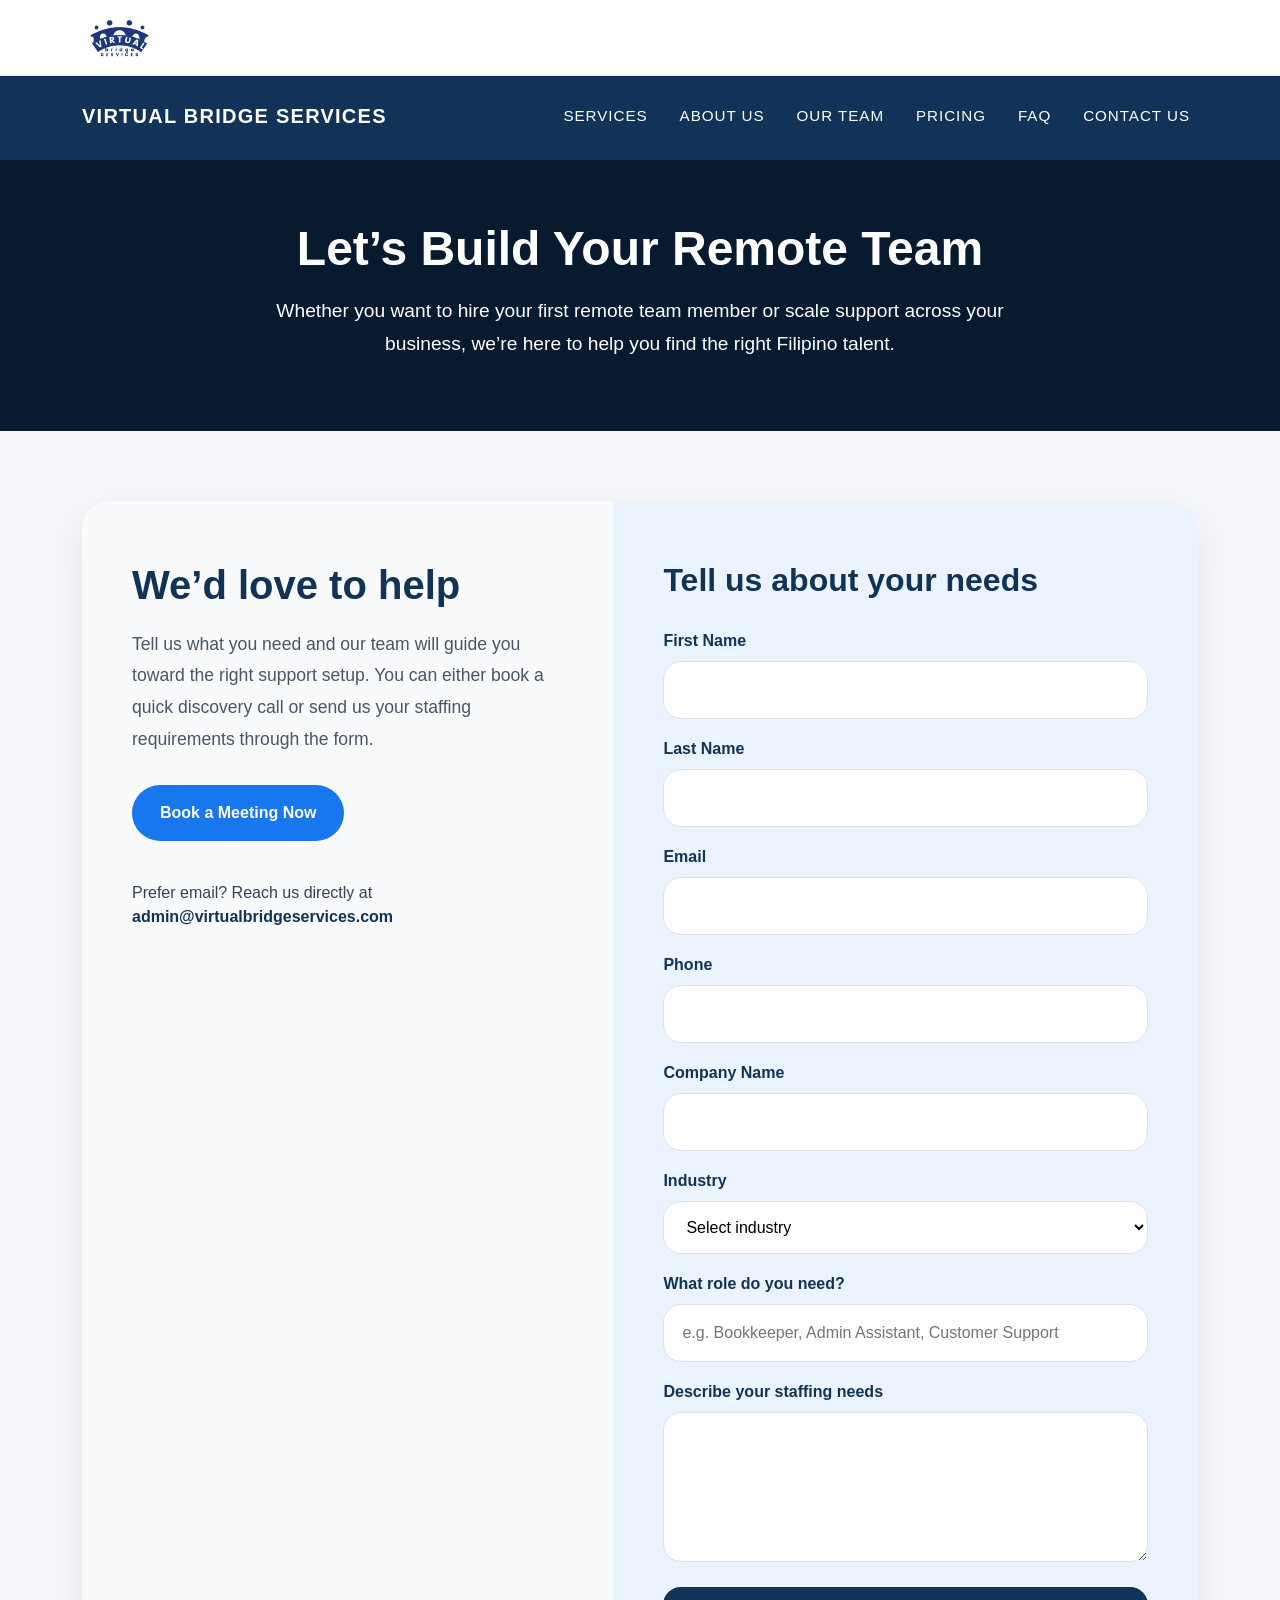
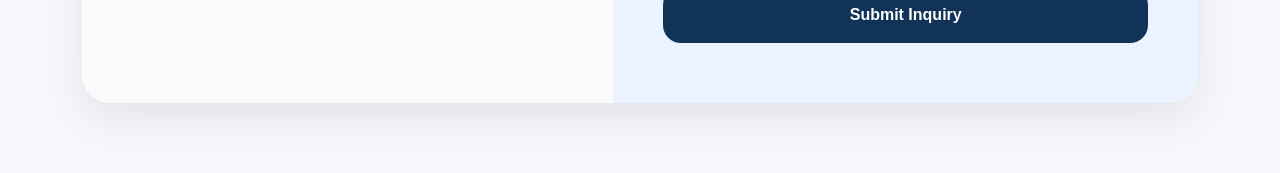
<file: contact.html>
<!DOCTYPE html>
<html lang="en">
<head>
    <meta charset="utf-8" />
    <title>Contact Us - Virtual Bridge Services</title>
    <meta name="viewport" content="width=device-width, initial-scale=1" />
    <link href="css/styles.css" rel="stylesheet" />
    <style>
        body {
            background: #f5f7fb;
        }

        .contact-hero {
            padding: 220px 0 70px;
            background: #071a2f;
            color: white;
            text-align: center;
        }
        #mainNav {
    background-color: rgb(18, 51, 88) !important;
}

        .contact-hero h1 {
            font-size: 3rem;
            font-weight: 700;
            margin-bottom: 1rem;
        }

        .contact-hero p {
            font-size: 1.2rem;
            max-width: 760px;
            margin: 0 auto;
        }

        .contact-section {
            padding: 70px 0;
        }

        .contact-wrapper {
            max-width: 1200px;
            margin: 0 auto;
            background: white;
            border-radius: 28px;
            overflow: hidden;
            box-shadow: 0 15px 40px rgba(0, 0, 0, 0.08);
        }

        .contact-grid {
            display: grid;
            grid-template-columns: 1fr 1.1fr;
        }

        .contact-left {
            background: #f8fafc;
            padding: 60px 50px;
        }

        .contact-left h2 {
            font-size: 2.5rem;
            color: #123358;
            margin-bottom: 20px;
        }

        .contact-left p {
            font-size: 1.1rem;
            line-height: 1.8;
            color: #4b5563;
            margin-bottom: 30px;
        }

        .contact-btn {
            display: inline-block;
            background: #1677ee;
            color: white;
            text-decoration: none;
            font-weight: 700;
            padding: 16px 28px;
            border-radius: 999px;
            margin-bottom: 25px;
        }

        .contact-btn:hover {
            color: white;
            background: #0f63c7;
        }

        .contact-note {
            font-size: 1rem;
            color: #374151;
            margin-top: 15px;
        }

        .contact-email {
            font-weight: 700;
            color: #123358;
        }

        .contact-right {
            background: #eaf3ff;
            padding: 60px 50px;
        }

        .contact-right h3 {
            font-size: 2rem;
            color: #123358;
            margin-bottom: 30px;
        }

        .form-group {
            margin-bottom: 18px;
        }

        .form-group label {
            display: block;
            margin-bottom: 8px;
            font-weight: 600;
            color: #123358;
        }

        .form-control-custom,
        .form-select-custom,
        .form-textarea-custom {
            width: 100%;
            border: 1px solid #d8e2f0;
            border-radius: 18px;
            padding: 16px 18px;
            font-size: 1rem;
            background: white;
            outline: none;
        }

        .form-textarea-custom {
            min-height: 150px;
            resize: vertical;
        }

        .submit-btn {
            width: 100%;
            border: none;
            border-radius: 18px;
            padding: 16px;
            background: #123358;
            color: white;
            font-weight: 700;
            font-size: 1rem;
        }

        .submit-btn:hover {
            background: #0d2742;
        }

        .success-message {
            display: none;
            background: #e8f7ec;
            color: #1f7a3d;
            padding: 14px 16px;
            border-radius: 12px;
            margin-bottom: 20px;
            font-weight: 600;
        }

        @media (max-width: 991px) {
            .contact-grid {
                grid-template-columns: 1fr;
            }

            .contact-left,
            .contact-right {
                padding: 40px 25px;
            }

            .contact-hero h1 {
                font-size: 2.2rem;
            }

            .contact-left h2,
            .contact-right h3 {
                font-size: 2rem;
            }
        }
    </style>
</head>

<body>
<!-- Top Brand Bar -->
<div class="top-brand-bar" id="topBrandBar">
    <div class="container">
        <a class="top-brand-logo" href="index.html">
            <img src="assets/img/logos/VBS_logo.png" alt="Virtual Bridge Services Logo">
        </a>
    </div>
</div>

<nav class="navbar navbar-expand-lg navbar-dark fixed-top" id="mainNav">
    <div class="container">
        <a class="navbar-brand nav-brand-text" href="index.html">Virtual Bridge Services</a>
        <button class="navbar-toggler" type="button" data-bs-toggle="collapse" data-bs-target="#navbarResponsive" aria-controls="navbarResponsive" aria-expanded="false" aria-label="Toggle navigation">
            Menu
            <i class="fas fa-bars ms-1"></i>
        </button>
        <div class="collapse navbar-collapse" id="navbarResponsive">
            <ul class="navbar-nav text-uppercase ms-auto py-4 py-lg-0">
                <li class="nav-item"><a class="nav-link" href="index.html#services">Services</a></li>
                <li class="nav-item"><a class="nav-link" href="index.html#about">About Us</a></li>
                <li class="nav-item"><a class="nav-link" href="index.html#team">Our Team</a></li>
                <li class="nav-item"><a class="nav-link" href="pricing.html">Pricing</a></li>
                <li class="nav-item"><a class="nav-link" href="index.html#faq">FAQ</a></li>
                <li class="nav-item"><a class="nav-link" href="contact.html">Contact Us</a></li>
            </ul>
        </div>
    </div>
</nav>

    <header class="contact-hero">
        <div class="container">
            <h1>Let’s Build Your Remote Team</h1>
            <p>
                Whether you want to hire your first remote team member or scale support across your business,
                we’re here to help you find the right Filipino talent.
            </p>
        </div>
    </header>

    <section class="contact-section">
        <div class="container">
            <div class="contact-wrapper">
                <div class="contact-grid">
                    <div class="contact-left">
                        <h2>We’d love to help</h2>
                        <p>
                            Tell us what you need and our team will guide you toward the right support setup.
                            You can either book a quick discovery call or send us your staffing requirements through the form.
                        </p>

                        <a class="contact-btn" href="https://calendly.com/admin-virtualbridgeservices/filipino-va-client-inquiry" target="_blank">
                            Book a Meeting Now
                        </a>

                        <div class="contact-note">
                            Prefer email? Reach us directly at
                            <div class="contact-email">admin@virtualbridgeservices.com</div>
                        </div>
                    </div>

                    <div class="contact-right">
                        <h3>Tell us about your needs</h3>

                        <p id="successMessage" class="success-message">
                            Your inquiry has been sent. We’ll get back to you shortly.
                        </p>

                        <form action="https://api.web3forms.com/submit" method="POST">
                            <input type="hidden" name="access_key" value="60e3543e-1274-4a1d-8fa4-84ae679d3f3d">
                            <input type="hidden" name="redirect" value="https://virtualbridgeservices.com/contact.html?success=true">

                            <div class="form-group">
                                <label for="first_name">First Name</label>
                                <input id="first_name" class="form-control-custom" type="text" name="first_name" required>
                            </div>

                            <div class="form-group">
                                <label for="last_name">Last Name</label>
                                <input id="last_name" class="form-control-custom" type="text" name="last_name" required>
                            </div>

                            <div class="form-group">
                                <label for="email">Email</label>
                                <input id="email" class="form-control-custom" type="email" name="email" required>
                            </div>

                            <div class="form-group">
                                <label for="phone">Phone</label>
                                <input id="phone" class="form-control-custom" type="text" name="phone">
                            </div>

                            <div class="form-group">
                                <label for="company">Company Name</label>
                                <input id="company" class="form-control-custom" type="text" name="company">
                            </div>

                            <div class="form-group">
                                <label for="industry">Industry</label>
                                <select id="industry" class="form-select-custom" name="industry">
                                    <option value="">Select industry</option>
                                    <option>Accounting / Finance</option>
                                    <option>Real Estate</option>
                                    <option>E-commerce</option>
                                    <option>Marketing / Agency</option>
                                    <option>Healthcare</option>
                                    <option>Technology</option>
                                    <option>Other</option>
                                </select>
                            </div>

                            <div class="form-group">
                                <label for="role_needed">What role do you need?</label>
                                <input id="role_needed" class="form-control-custom" type="text" name="role_needed" placeholder="e.g. Bookkeeper, Admin Assistant, Customer Support">
                            </div>

                            <div class="form-group">
                                <label for="message">Describe your staffing needs</label>
                                <textarea id="message" class="form-textarea-custom" name="message" required></textarea>
                            </div>

                            <button type="submit" class="submit-btn">Submit Inquiry</button>
                        </form>
                    </div>
                </div>
            </div>
        </div>
    </section>

    <script>
        const params = new URLSearchParams(window.location.search);
        if (params.get("success") === "true") {
            document.getElementById("successMessage").style.display = "block";
        }
    </script>
<script>
let lastScrollTop = 0;
const topBar = document.querySelector('.top-brand-bar');
const mainNav = document.querySelector('#mainNav');

window.addEventListener("scroll", function () {
    let scrollTop = window.pageYOffset || document.documentElement.scrollTop;

    if (scrollTop > lastScrollTop && scrollTop > 100) {
        topBar.style.transform = "translateY(-100%)";
        mainNav.classList.add("nav-up");
    } else {
        topBar.style.transform = "translateY(0)";
        mainNav.classList.remove("nav-up");
    }

    lastScrollTop = scrollTop <= 0 ? 0 : scrollTop;
});
</script>
</body>
</html>
</file>
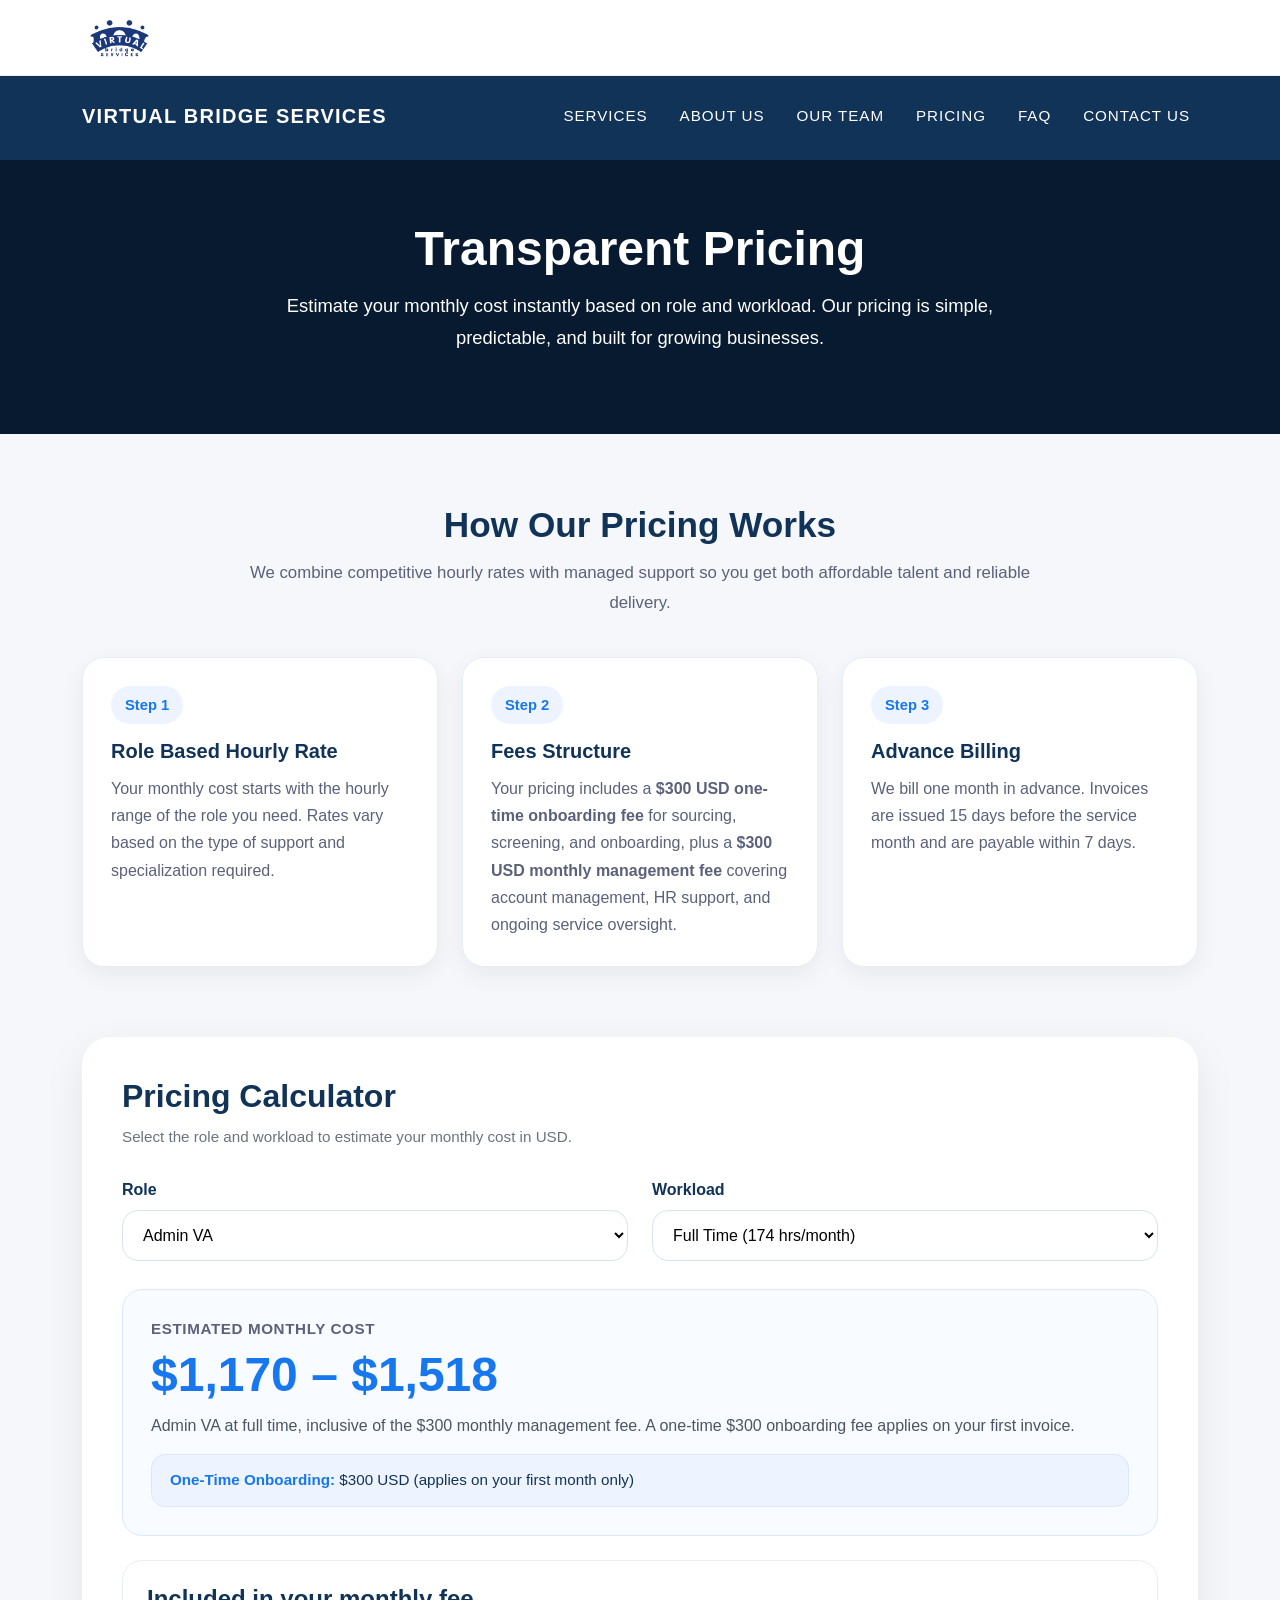
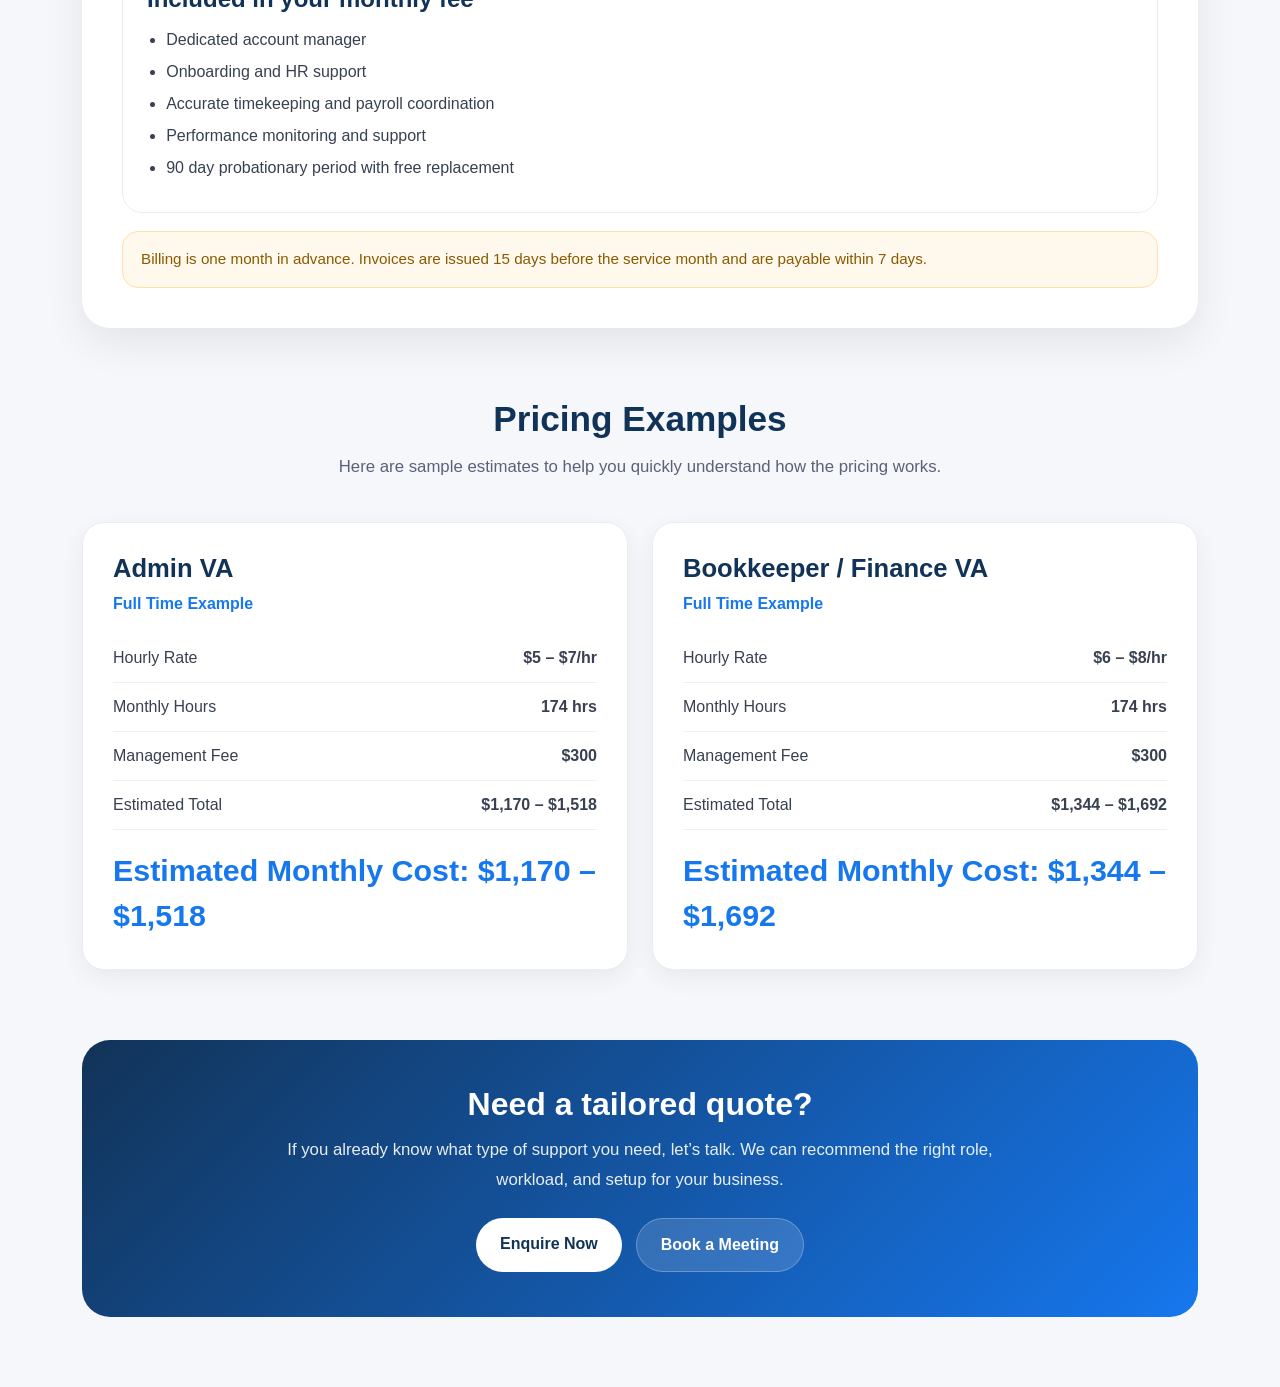
<file: pricing.html>
<!DOCTYPE html>
<html lang="en">
<head>
    <meta charset="utf-8" />
    <title>Pricing - Virtual Bridge Services</title>
    <meta name="viewport" content="width=device-width, initial-scale=1" />
    <link href="css/styles.css" rel="stylesheet" />

    <style>
        body {
            background: #f5f7fb;
            color: #123358;
        }

        .hero {
            padding: 220px 0 80px;
            background: #071a2f;
            color: white;
            text-align: center;
        }
#mainNav {
    background-color: #123358 !important;
}
        .hero h1 {
            font-size: 3rem;
            font-weight: 800;
            margin-bottom: 12px;
        }

        .hero p {
            font-size: 1.15rem;
            max-width: 760px;
            margin: 0 auto;
        }

        .section {
            padding: 70px 0;
        }

        .section-title {
            font-size: 2.2rem;
            font-weight: 800;
            text-align: center;
            margin-bottom: 12px;
            color: #123358;
        }

        .section-subtitle {
            text-align: center;
            color: #5b617a;
            max-width: 800px;
            margin: 0 auto 40px;
            font-size: 1.05rem;
        }

        .card-box {
            background: white;
            border-radius: 24px;
            padding: 35px;
            box-shadow: 0 10px 30px rgba(0,0,0,0.08);
        }

        .info-card {
            background: white;
            border-radius: 22px;
            padding: 28px;
            height: 100%;
            box-shadow: 0 8px 24px rgba(0,0,0,0.06);
            border: 1px solid #e8edf5;
        }

        .info-card h4 {
            font-size: 1.25rem;
            font-weight: 800;
            margin-bottom: 12px;
            color: #123358;
        }

        .info-card p {
            color: #5b617a;
            margin-bottom: 0;
            line-height: 1.7;
        }

        .pill {
            display: inline-block;
            background: #eef4ff;
            color: #1677ee;
            padding: 8px 14px;
            border-radius: 999px;
            font-weight: 700;
            font-size: 0.92rem;
            margin-bottom: 15px;
        }

        .calculator-wrap {
            background: white;
            border-radius: 28px;
            padding: 40px;
            box-shadow: 0 15px 40px rgba(0,0,0,0.08);
        }

        .form-label-custom {
            display: block;
            font-weight: 700;
            margin-bottom: 8px;
            color: #123358;
        }

        .form-control-custom {
            width: 100%;
            padding: 15px 16px;
            border-radius: 16px;
            border: 1px solid #d8e2f0;
            background: #fff;
            font-size: 1rem;
        }

        .result-box {
            margin-top: 28px;
            background: #f8fbff;
            border: 1px solid #dbe8fb;
            border-radius: 20px;
            padding: 28px;
        }

        .result-label {
            font-size: 0.95rem;
            font-weight: 700;
            color: #5b617a;
            text-transform: uppercase;
            letter-spacing: 0.04em;
            margin-bottom: 8px;
        }

        .result {
            font-size: 3rem;
            font-weight: 800;
            color: #1677ee;
            line-height: 1.1;
            margin-bottom: 10px;
        }

        .result-detail {
            color: #4b5563;
            font-size: 1rem;
            margin-bottom: 0;
        }

        .included-box {
            margin-top: 24px;
            background: #fff;
            border: 1px solid #e8edf5;
            border-radius: 20px;
            padding: 24px;
        }

        .included-box h4 {
            font-size: 1.5rem;
            font-weight: 800;
            margin-bottom: 15px;
        }

        .included-box ul {
            margin-bottom: 0;
            padding-left: 1.2rem;
        }

        .included-box li {
            margin-bottom: 8px;
            color: #374151;
        }

        .note-box {
            margin-top: 18px;
            padding: 16px 18px;
            border-radius: 16px;
            background: #fff8ec;
            color: #8a5a00;
            font-size: 0.95rem;
            border: 1px solid #ffe1a8;
        }

        .example-card {
            background: white;
            border-radius: 22px;
            padding: 30px;
            height: 100%;
            box-shadow: 0 8px 24px rgba(0,0,0,0.06);
            border: 1px solid #e8edf5;
        }

        .example-card h4 {
            font-size: 1.6rem;
            font-weight: 800;
            margin-bottom: 8px;
        }

        .example-card .role-type {
            color: #1677ee;
            font-weight: 700;
            margin-bottom: 18px;
        }

        .example-line {
            display: flex;
            justify-content: space-between;
            gap: 20px;
            padding: 12px 0;
            border-bottom: 1px solid #edf1f7;
            color: #374151;
        }

        .example-line:last-child {
            border-bottom: none;
        }

        .example-total {
            font-size: 1.9rem;
            font-weight: 800;
            color: #1677ee;
            margin-top: 18px;
        }

        .cta-box {
            background: linear-gradient(135deg, #123358, #1677ee);
            border-radius: 28px;
            padding: 45px;
            color: white;
            text-align: center;
        }

        .cta-box h3 {
            font-size: 2rem;
            font-weight: 800;
            margin-bottom: 12px;
        }

        .cta-box p {
            max-width: 760px;
            margin: 0 auto 24px;
            font-size: 1.05rem;
            color: rgba(255,255,255,0.9);
        }

        .cta-actions {
            display: flex;
            gap: 14px;
            justify-content: center;
            flex-wrap: wrap;
        }

        .cta-btn-primary,
        .cta-btn-secondary {
            display: inline-block;
            padding: 14px 24px;
            border-radius: 999px;
            font-weight: 700;
            text-decoration: none;
        }

        .cta-btn-primary {
            background: white;
            color: #123358;
        }

        .cta-btn-secondary {
            background: rgba(255,255,255,0.14);
            color: white;
            border: 1px solid rgba(255,255,255,0.25);
        }

        .small-muted {
            color: #6b7280;
            font-size: 0.95rem;
        }
        .onboarding-box {
    margin-top: 14px;
    padding: 14px 18px;
    border-radius: 14px;
    background: #eef4ff;
    border: 1px solid #dbe8fb;
    color: #123358;
    font-size: 0.95rem;
    font-weight: 500;
}

.onboarding-box strong {
    color: #1677ee;
}

        @media (max-width: 991px) {
            .hero h1 {
                font-size: 2.4rem;
            }

            .section-title {
                font-size: 1.9rem;
            }

            .result {
                font-size: 2.4rem;
            }

            .calculator-wrap,
            .card-box,
            .info-card,
            .example-card,
            .cta-box {
                padding: 24px;
            }
        }
    </style>
</head>

<body>
 <!-- Top Brand Bar -->
<div class="top-brand-bar" id="topBrandBar">
    <div class="container">
        <a class="top-brand-logo" href="index.html">
            <img src="assets/img/logos/VBS_logo.png" alt="Virtual Bridge Services Logo">
        </a>
    </div>
</div>

<nav class="navbar navbar-expand-lg navbar-dark fixed-top" id="mainNav">
    <div class="container">
        <a class="navbar-brand nav-brand-text" href="index.html">Virtual Bridge Services</a>
        <button class="navbar-toggler" type="button" data-bs-toggle="collapse" data-bs-target="#navbarResponsive" aria-controls="navbarResponsive" aria-expanded="false" aria-label="Toggle navigation">
            Menu
            <i class="fas fa-bars ms-1"></i>
        </button>
        <div class="collapse navbar-collapse" id="navbarResponsive">
            <ul class="navbar-nav text-uppercase ms-auto py-4 py-lg-0">
                <li class="nav-item"><a class="nav-link" href="index.html#services">Services</a></li>
                <li class="nav-item"><a class="nav-link" href="index.html#about">About Us</a></li>
                <li class="nav-item"><a class="nav-link" href="index.html#team">Our Team</a></li>
                <li class="nav-item"><a class="nav-link" href="pricing.html">Pricing</a></li>
                <li class="nav-item"><a class="nav-link" href="index.html#faq">FAQ</a></li>
                <li class="nav-item"><a class="nav-link" href="contact.html">Contact Us</a></li>
            </ul>
        </div>
    </div>
</nav>

    <header class="hero">
        <div class="container">
            <h1>Transparent Pricing</h1>
            <p>
                Estimate your monthly cost instantly based on role and workload. Our pricing is simple, predictable, and built for growing businesses.
            </p>
        </div>
    </header>

    <section class="section">
        <div class="container">
            <h2 class="section-title">How Our Pricing Works</h2>
            <p class="section-subtitle">
                We combine competitive hourly rates with managed support so you get both affordable talent and reliable delivery.
            </p>

            <div class="row g-4">
                <div class="col-md-4">
                    <div class="info-card">
                        <div class="pill">Step 1</div>
                        <h4>Role Based Hourly Rate</h4>
                        <p>
                            Your monthly cost starts with the hourly range of the role you need. Rates vary based on the type of support and specialization required.
                        </p>
                    </div>
                </div>

                <div class="col-md-4">
                    <div class="info-card">
                        <div class="pill">Step 2</div>
                        <h4>Fees Structure</h4>
                        <p>
                            Your pricing includes a <strong>$300 USD one-time onboarding fee</strong> for sourcing, screening, and onboarding, plus a <strong>$300 USD monthly management fee</strong> covering account management, HR support, and ongoing service oversight.
                        </p>
                    </div>
                </div>

                <div class="col-md-4">
                    <div class="info-card">
                        <div class="pill">Step 3</div>
                        <h4>Advance Billing</h4>
                        <p>
                            We bill one month in advance. Invoices are issued 15 days before the service month and are payable within 7 days.
                        </p>
                    </div>
                </div>
            </div>
        </div>
    </section>

    <section class="section pt-0">
        <div class="container">
            <div class="calculator-wrap">
                <h2 style="font-size:2rem; font-weight:800; margin-bottom:8px;">Pricing Calculator</h2>
                <p class="small-muted" style="margin-bottom:28px;">
                    Select the role and workload to estimate your monthly cost in USD.
                </p>

                <div class="row g-4">
                    <div class="col-md-6">
                        <label class="form-label-custom" for="role">Role</label>
                        <select id="role" class="form-control-custom">
                            <option value="admin">Admin VA</option>
                            <option value="customer">Customer Support</option>
                            <option value="executive">Executive Assistant</option>
                            <option value="data">Data Entry Specialist</option>
                            <option value="bookkeeper">Bookkeeper / Finance VA</option>
                            <option value="sales">Sales / Lead Generation VA</option>
                            <option value="social">Social Media Manager</option>
                            <option value="content">Content Writer</option>
                            <option value="designer">Graphic Designer</option>
                            <option value="video">Video Editor</option>
                            <option value="crm">CRM / Automation Specialist</option>
                            <option value="developer">Web Developer</option>
                            <option value="it">IT Support Specialist</option>
                        </select>
                    </div>

                    <div class="col-md-6">
                        <label class="form-label-custom" for="workload">Workload</label>
                        <select id="workload" class="form-control-custom">
                            <option value="full">Full Time (174 hrs/month)</option>
                            <option value="part">Part Time (87 hrs/month)</option>
                        </select>
                    </div>
                </div>

                <div class="result-box">
                    <div class="result-label">Estimated Monthly Cost</div>
                    <div class="result" id="result">$1,170 – $1,518</div>
                    <p class="result-detail" id="details">
                        Admin VA at full time, inclusive of the $300 monthly management fee.
                    </p>
                    <div class="onboarding-box">
    <strong>One-Time Onboarding:</strong> $300 USD (applies on your first month only)
</div>
                </div>

                <div class="included-box">
                    <h4>Included in your monthly fee</h4>
                    <ul>
                        <li>Dedicated account manager</li>
                        <li>Onboarding and HR support</li>
                        <li>Accurate timekeeping and payroll coordination</li>
                        <li>Performance monitoring and support</li>
                        <li>90 day probationary period with free replacement</li>
                    </ul>
                </div>

                <div class="note-box">
                    Billing is one month in advance. Invoices are issued 15 days before the service month and are payable within 7 days.
                </div>
            </div>
        </div>
    </section>

    <section class="section pt-0">
        <div class="container">
            <h2 class="section-title">Pricing Examples</h2>
            <p class="section-subtitle">
                Here are sample estimates to help you quickly understand how the pricing works.
            </p>

            <div class="row g-4">
                <div class="col-lg-6">
                    <div class="example-card">
                        <h4>Admin VA</h4>
                        <div class="role-type">Full Time Example</div>

                        <div class="example-line">
                            <span>Hourly Rate</span>
                            <strong>$5 – $7/hr</strong>
                        </div>
                        <div class="example-line">
                            <span>Monthly Hours</span>
                            <strong>174 hrs</strong>
                        </div>
                        <div class="example-line">
                            <span>Management Fee</span>
                            <strong>$300</strong>
                        </div>
                        <div class="example-line">
                            <span>Estimated Total</span>
                            <strong>$1,170 – $1,518</strong>
                        </div>

                        <div class="example-total">Estimated Monthly Cost: $1,170 – $1,518</div>
                    </div>
                </div>

                <div class="col-lg-6">
                    <div class="example-card">
                        <h4>Bookkeeper / Finance VA</h4>
                        <div class="role-type">Full Time Example</div>

                        <div class="example-line">
                            <span>Hourly Rate</span>
                            <strong>$6 – $8/hr</strong>
                        </div>
                        <div class="example-line">
                            <span>Monthly Hours</span>
                            <strong>174 hrs</strong>
                        </div>
                        <div class="example-line">
                            <span>Management Fee</span>
                            <strong>$300</strong>
                        </div>
                        <div class="example-line">
                            <span>Estimated Total</span>
                            <strong>$1,344 – $1,692</strong>
                        </div>

                        <div class="example-total">Estimated Monthly Cost: $1,344 – $1,692</div>
                    </div>
                </div>
            </div>
        </div>
    </section>

    <section class="section pt-0">
        <div class="container">
            <div class="cta-box">
                <h3>Need a tailored quote?</h3>
                <p>
                    If you already know what type of support you need, let’s talk. We can recommend the right role, workload, and setup for your business.
                </p>

                <div class="cta-actions">
                    <a href="contact.html" class="cta-btn-primary">Enquire Now</a>
                    <a href="https://calendly.com/admin-virtualbridgeservices/filipino-va-client-inquiry" target="_blank" class="cta-btn-secondary">Book a Meeting</a>
                </div>
            </div>
        </div>
    </section>

    <script>
        const pricing = {
            admin: { label: "Admin VA", low: 5, high: 7 },
            customer: { label: "Customer Support", low: 5, high: 7 },
            executive: { label: "Executive Assistant", low: 6, high: 8 },
            data: { label: "Data Entry Specialist", low: 5, high: 7 },
            bookkeeper: { label: "Bookkeeper / Finance VA", low: 6, high: 8 },
            sales: { label: "Sales / Lead Generation VA", low: 6, high: 8 },
            social: { label: "Social Media Manager", low: 7, high: 9 },
            content: { label: "Content Writer", low: 7, high: 9 },
            designer: { label: "Graphic Designer", low: 7, high: 9 },
            video: { label: "Video Editor", low: 7, high: 9 },
            crm: { label: "CRM / Automation Specialist", low: 9, high: 12 },
            developer: { label: "Web Developer", low: 9, high: 12 },
            it: { label: "IT Support Specialist", low: 9, high: 12 }
        };

        const workloadLabels = {
            full: { label: "full time", hours: 174 },
            part: { label: "part time", hours: 87 }
        };

        function calc() {
            const roleKey = document.getElementById("role").value;
            const workloadKey = document.getElementById("workload").value;

            const role = pricing[roleKey];
            const workload = workloadLabels[workloadKey];
            const fee = 300;

            const low = (role.low * workload.hours) + fee;
            const high = (role.high * workload.hours) + fee;

            document.getElementById("result").innerText =
                "$" + low.toLocaleString() + " – $" + high.toLocaleString();

            document.getElementById("details").innerText =
                role.label + " at " + workload.label + ", inclusive of the $300 monthly management fee. A one-time $300 onboarding fee applies on your first invoice.";
        }

        document.getElementById("role").addEventListener("change", calc);
        document.getElementById("workload").addEventListener("change", calc);
        calc();
    </script>
    <script>
let lastScroll = 0;
const topBar = document.getElementById("topBrandBar");
const navBar = document.getElementById("mainNav");

window.addEventListener("scroll", function () {
    let currentScroll = window.pageYOffset;

    if (currentScroll > lastScroll && currentScroll > 100) {
        // scrolling down
        topBar.style.top = "-60px";
        navBar.style.top = "0";
    } else {
        // scrolling up
        topBar.style.top = "0";
        navBar.style.top = "72px";
    }

    lastScroll = currentScroll;
});
</script>
</body>
</html>
</file>
